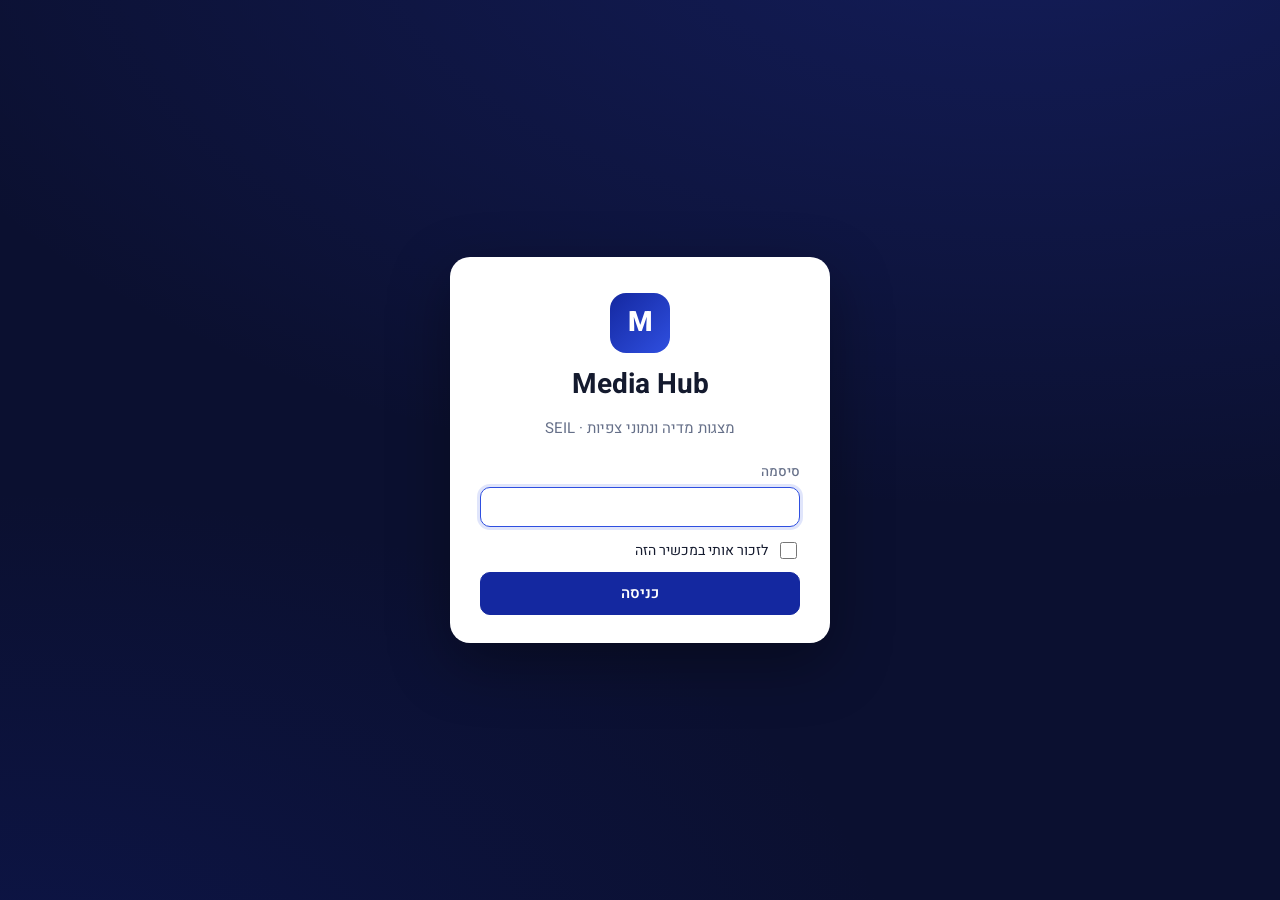
<file: index.html>
<!doctype html>
<html lang="he" dir="rtl">
<head>
<meta charset="utf-8">
<meta name="viewport" content="width=device-width, initial-scale=1">
<meta name="robots" content="noindex, nofollow">
<title>Media Hub · SEIL</title>
<link rel="preconnect" href="https://fonts.googleapis.com">
<link rel="preconnect" href="https://fonts.gstatic.com" crossorigin>
<link href="https://fonts.googleapis.com/css2?family=Heebo:wght@400;500;600;700;800&display=swap" rel="stylesheet">
<link rel="stylesheet" href="css/style.css">
<link rel="icon" href="data:image/svg+xml,%3Csvg xmlns='http://www.w3.org/2000/svg' viewBox='0 0 32 32'%3E%3Crect width='32' height='32' rx='8' fill='%231428A0'/%3E%3Cpath d='M9 22V10h3l4 6 4-6h3v12h-3v-7l-4 6-4-6v7z' fill='white'/%3E%3C/svg%3E">
</head>
<body>

<!-- ============ LOGIN ============ -->
<section id="login" class="login">
  <div class="login-card">
    <div class="brand-mark big">M</div>
    <h1>Media Hub</h1>
    <p class="muted">מצגות מדיה ונתוני צפיות · SEIL</p>
    <form id="loginForm" autocomplete="on">
      <input type="text" name="username" value="media-hub" autocomplete="username" hidden>
      <label class="field">
        <span>סיסמה</span>
        <input id="pw" type="password" autocomplete="current-password" required autofocus>
      </label>
      <label class="check"><input id="remember" type="checkbox"> לזכור אותי במכשיר הזה</label>
      <button class="btn primary wide" id="loginBtn" type="submit">כניסה</button>
      <p id="loginErr" class="err" hidden></p>
    </form>
  </div>
</section>

<!-- ============ APP ============ -->
<div id="app" hidden>
  <header class="topbar">
    <div class="brand"><div class="brand-mark">M</div><div><b>Media Hub</b><small>SEIL</small></div></div>
    <nav class="tabs" role="tablist">
      <button class="tab active" data-tab="deck" role="tab"><svg viewBox="0 0 24 24"><path d="M3 4h18v12H3zM8 20h8M12 16v4" /></svg><span>הפיכת אקסל למצגת</span></button>
      <button class="tab" data-tab="views" role="tab"><svg viewBox="0 0 24 24"><path d="M4 20V10M10 20V4M16 20v-7M22 20H2" /></svg><span>עדכון סיכום תכנים ברשתות</span></button>
      <button class="tab" data-tab="history" role="tab"><svg viewBox="0 0 24 24"><path d="M12 7v5l3 2M3 12a9 9 0 1 0 3-6.7L3 8M3 3v5h5" /></svg><span>היסטוריה</span></button>
      <button class="tab" data-tab="settings" role="tab"><svg viewBox="0 0 24 24"><circle cx="12" cy="12" r="3"/><path d="M19.4 15a1.7 1.7 0 0 0 .3 1.8l.1.1a2 2 0 1 1-2.8 2.8l-.1-.1a1.7 1.7 0 0 0-1.8-.3 1.7 1.7 0 0 0-1 1.5V21a2 2 0 1 1-4 0v-.1a1.7 1.7 0 0 0-1.1-1.5 1.7 1.7 0 0 0-1.8.3l-.1.1a2 2 0 1 1-2.8-2.8l.1-.1a1.7 1.7 0 0 0 .3-1.8 1.7 1.7 0 0 0-1.5-1H3a2 2 0 1 1 0-4h.1a1.7 1.7 0 0 0 1.5-1.1 1.7 1.7 0 0 0-.3-1.8l-.1-.1a2 2 0 1 1 2.8-2.8l.1.1a1.7 1.7 0 0 0 1.8.3H9a1.7 1.7 0 0 0 1-1.5V3a2 2 0 1 1 4 0v.1a1.7 1.7 0 0 0 1 1.5 1.7 1.7 0 0 0 1.8-.3l.1-.1a2 2 0 1 1 2.8 2.8l-.1.1a1.7 1.7 0 0 0-.3 1.8V9a1.7 1.7 0 0 0 1.5 1H21a2 2 0 1 1 0 4h-.1a1.7 1.7 0 0 0-1.5 1z"/></svg><span>הגדרות</span></button>
    </nav>
    <button class="btn ghost sm" id="logout" title="יציאה">יציאה</button>
  </header>

  <main>
    <!-- ======== TAB 1: DECK ======== -->
    <section class="panel active" id="tab-deck">
      <div class="page-head">
        <h2>הפיכת אקסל למצגת</h2>
        <p class="muted">מעלים אקסל או מדביקים לינקים. המערכת שולפת את הנתונים, מצלמת את הכתבות ובונה מצגת בפורמט ה-Media Sample Reviews, ומעדכנת את ה-Golden Sample.</p>
      </div>

      <div class="grid2">
        <div class="card">
          <div class="card-h"><span class="step">1</span><h3>מקור הלינקים</h3></div>
          <label class="drop" id="deckDrop">
            <input type="file" id="deckFile" accept=".xlsx,.xlsm" hidden>
            <svg viewBox="0 0 24 24"><path d="M12 16V4M7 9l5-5 5 5M4 20h16"/></svg>
            <b>גררו לכאן קובץ אקסל עם לינקים</b><small>או לחצו לבחירה</small>
          </label>
          <div id="deckFileInfo" class="fileinfo" hidden>
            <div class="row gap wrap">
              <label class="field inline"><span>גיליון</span><select id="deckSheet"></select></label>
              <label class="field inline"><span>מתאריך</span><input type="date" id="deckFrom"></label>
              <label class="field inline"><span>עד</span><input type="date" id="deckTo"></label>
            </div>
            <p class="muted small" id="deckFileCount"></p>
          </div>
          <div class="or"><span>או</span></div>
          <label class="field"><span>הדבקת לינקים (לינק בכל שורה, לפי הסדר הרצוי במצגת)</span>
            <textarea id="deckLinks" rows="6" placeholder="https://www.ynet.co.il/...&#10;https://www.instagram.com/reel/...&#10;https://www.tiktok.com/@.../video/..."></textarea>
          </label>
        </div>

        <div class="card">
          <div class="card-h"><span class="step">2</span><h3>פרטי המצגת</h3></div>
          <div class="form-grid">
            <label class="field"><span>כותרת הדוח</span><input id="optTitle" dir="auto" value="2026 Media Sample Reviews Report"></label>
            <label class="field"><span>מוצר / קמפיין (שקף פתיחה שני)</span><input id="optProduct" dir="auto" placeholder="Fold 8"></label>
            <label class="field"><span>חברה בת</span><input id="optSubs" dir="auto" value="SEIL"></label>
            <label class="field"><span>כותרת בכל שקף</span><input id="optHeader" dir="auto" value="[SEIL] TECHIE  Media Review"></label>
          </div>
          <div class="golden-box">
            <div class="row between wrap gap">
              <div><b>קובץ Golden Sample</b><p class="muted small" id="goldenStatus">טוען…</p></div>
              <label class="btn sm"><input type="file" id="goldenFile" accept=".xlsx" hidden>העלאת גרסה חדשה</label>
            </div>
          </div>
          <label class="check"><input type="checkbox" id="optAI" checked> לתרגם לאנגלית את הכותרת והשמות ולחלץ ציטוטים חיוביים <small class="muted" id="aiHint"></small></label>
          <label class="check"><input type="checkbox" id="optPreferLink" checked> כשהאקסל והלינק לא מתאימים, להעדיף את מה שמופיע בלינק</label>
        </div>
      </div>

      <div class="actions-row">
        <button class="btn primary lg" id="fetchBtn"><svg viewBox="0 0 24 24"><path d="M21 12a9 9 0 1 1-3-6.7L21 8M21 3v5h-5"/></svg>שליפת נתונים מהלינקים</button>
        <span class="muted small" id="fetchInfo"></span>
      </div>
      <div class="log" id="deckLog" hidden></div>

      <div id="itemsWrap" hidden>
        <div class="row between wrap gap section-h">
          <h3><span class="step">3</span> בדיקה ועריכה <small class="muted" id="itemsCount"></small></h3>
          <div class="row gap wrap">
            <button class="btn sm" id="refetchMissing">שליפה חוזרת לחסרים</button>
            <button class="btn sm ghost" id="clearItems">ניקוי</button>
          </div>
        </div>
        <div id="items" class="items"></div>
      </div>

      <div class="sticky-actions" id="deckActions" hidden>
        <button class="btn primary" id="dlDeck">⬇ הורדת מצגת</button>
        <button class="btn" id="dlGolden">⬇ עדכון Golden Sample</button>
        <button class="btn ghost" id="saveDeck">שמירה בהיסטוריה</button>
      </div>
    </section>

    <!-- ======== TAB 2: VIEWS ======== -->
    <section class="panel" id="tab-views">
      <div class="page-head">
        <h2>עדכון סיכום תכנים ברשתות</h2>
        <p class="muted">מעלים את אקסל סיכום תכני הטקיז, מסננים לפי תקופה ולוחצים "עדכון צפיות". המערכת מושכת את מספר הצפיות העדכני מאינסטגרם, טיקטוק, פייסבוק ויוטיוב ומחזירה את אותו קובץ עם המספרים המעודכנים.</p>
      </div>
      <div class="card">
        <div class="row between wrap gap">
          <label class="drop compact" id="viewsDrop">
            <input type="file" id="viewsFile" accept=".xlsx,.xlsm" hidden>
            <svg viewBox="0 0 24 24"><path d="M12 16V4M7 9l5-5 5 5M4 20h16"/></svg>
            <b>העלאת קובץ סיכום תכנים</b>
          </label>
          <div class="row gap wrap">
            <button class="btn" id="viewsLoadLast">טעינת הגרסה האחרונה ששמורה</button>
          </div>
        </div>
        <p class="muted small" id="viewsFileInfo"></p>
      </div>

      <div id="viewsBody" hidden>
        <div class="card filters">
          <div class="row gap wrap end">
            <label class="field inline"><span>מתאריך</span><input type="date" id="vFrom"></label>
            <label class="field inline"><span>עד</span><input type="date" id="vTo"></label>
            <label class="field inline"><span>יוצר</span><select id="vCreator"><option value="">כולם</option></select></label>
            <label class="field inline"><span>נושא</span><select id="vTopic"><option value="">הכל</option></select></label>
            <div class="chips" id="vPlatforms"></div>
          </div>
          <div class="row gap wrap quick" id="vQuick"></div>
        </div>

        <div class="kpis" id="vKpis"></div>

        <div class="grid2">
          <div class="card"><h3>צפיות לפי יוצר</h3><div class="chart-box"><canvas id="chCreators"></canvas></div></div>
          <div class="card"><h3>צפיות לפי פלטפורמה</h3><div class="chart-box"><canvas id="chPlatforms"></canvas></div></div>
        </div>

        <div class="card">
          <div class="row between wrap gap">
            <h3>תכנים <small class="muted" id="vCount"></small></h3>
            <div class="row gap wrap">
              <button class="btn primary" id="vUpdate">עדכון צפיות</button>
              <button class="btn" id="vDownload">⬇ הורדת אקסל מעודכן</button>
            </div>
          </div>
          <div class="log" id="viewsLog" hidden></div>
          <div class="table-wrap"><table class="tbl" id="vTable"></table></div>
        </div>
      </div>
    </section>

    <!-- ======== TAB 3: HISTORY ======== -->
    <section class="panel" id="tab-history">
      <div class="page-head"><h2>היסטוריה</h2><p class="muted">כל המצגות ועדכוני הצפיות נשמרים מוצפנים ב-GitHub, ואפשר לחזור אליהם בכל רגע.</p></div>
      <div class="card"><h3>מגמת צפיות כוללת לאורך העדכונים</h3><div class="chart-box"><canvas id="chTrend"></canvas></div></div>
      <div class="grid2">
        <div class="card"><h3>מצגות</h3><div id="histDecks" class="hist"></div></div>
        <div class="card"><h3>עדכוני צפיות</h3><div id="histViews" class="hist"></div></div>
      </div>
    </section>

    <!-- ======== TAB 4: SETTINGS ======== -->
    <section class="panel" id="tab-settings">
      <div class="page-head"><h2>הגדרות</h2><p class="muted">ההגדרות נשמרות מוצפנות בסיסמת האתר.</p></div>
      <div class="grid2">
        <div class="card">
          <h3>חיבורים</h3>
          <label class="field"><span>Apify API token</span><input id="sApify" type="password" autocomplete="off"></label>
          <label class="field"><span>Claude API key (לא חובה, לתרגום כותרות וחילוץ ציטוטים)</span><input id="sClaude" type="password" autocomplete="off" placeholder="sk-ant-..."></label>
          <label class="field"><span>מודל Claude</span><input id="sModel" placeholder="claude-sonnet-4-5"></label>
          <label class="field"><span>GitHub token (גישה לריפו של האתר בלבד)</span><input id="sGithub" type="password" autocomplete="off"></label>
          <div class="row gap"><button class="btn sm" id="testConn">בדיקת חיבורים</button><span class="small" id="testOut"></span></div>
        </div>
        <div class="card">
          <h3>ברירות מחדל ל-Golden Sample</h3>
          <div class="form-grid">
            <label class="field"><span>Subsidiary/Country</span><input id="dSubs"></label>
            <label class="field"><span>Media Archetype</span><input id="dArch"></label>
            <label class="field"><span>Seeding Rationale</span><input id="dRat"></label>
            <label class="field"><span>Previously seeded?</span><input id="dSeed"></label>
          </div>
          <h3 class="mt">מתקדם: Apify actors</h3>
          <div class="form-grid">
            <label class="field"><span>Instagram</span><input id="aInstagram" dir="ltr"></label>
            <label class="field"><span>TikTok</span><input id="aTiktok" dir="ltr"></label>
            <label class="field"><span>Facebook</span><input id="aFacebook" dir="ltr"></label>
            <label class="field"><span>YouTube</span><input id="aYoutube" dir="ltr"></label>
            <label class="field"><span>כתבות + צילומי מסך</span><input id="aWeb" dir="ltr"></label>
            <label class="field"><span>Proxy group (ריק = רגיל, RESIDENTIAL לאתרים חוסמים)</span><input id="sProxy" dir="ltr"></label>
          </div>
          <p class="muted small" id="kbInfo"></p>
        </div>
      </div>
      <div class="actions-row"><button class="btn primary" id="saveSettings">שמירת הגדרות</button><span class="small muted" id="saveOut"></span></div>
    </section>
  </main>
</div>

<div id="toast" class="toast" hidden></div>
<div id="busy" class="busy" hidden><div class="spinner"></div><p id="busyText">רגע…</p></div>

<script src="vendor/exceljs.min.js"></script>
<script src="vendor/pptxgen.bundle.js"></script>
<script src="vendor/chart.umd.js"></script>
<script type="module" src="js/app.js"></script>
</body>
</html>
</file>
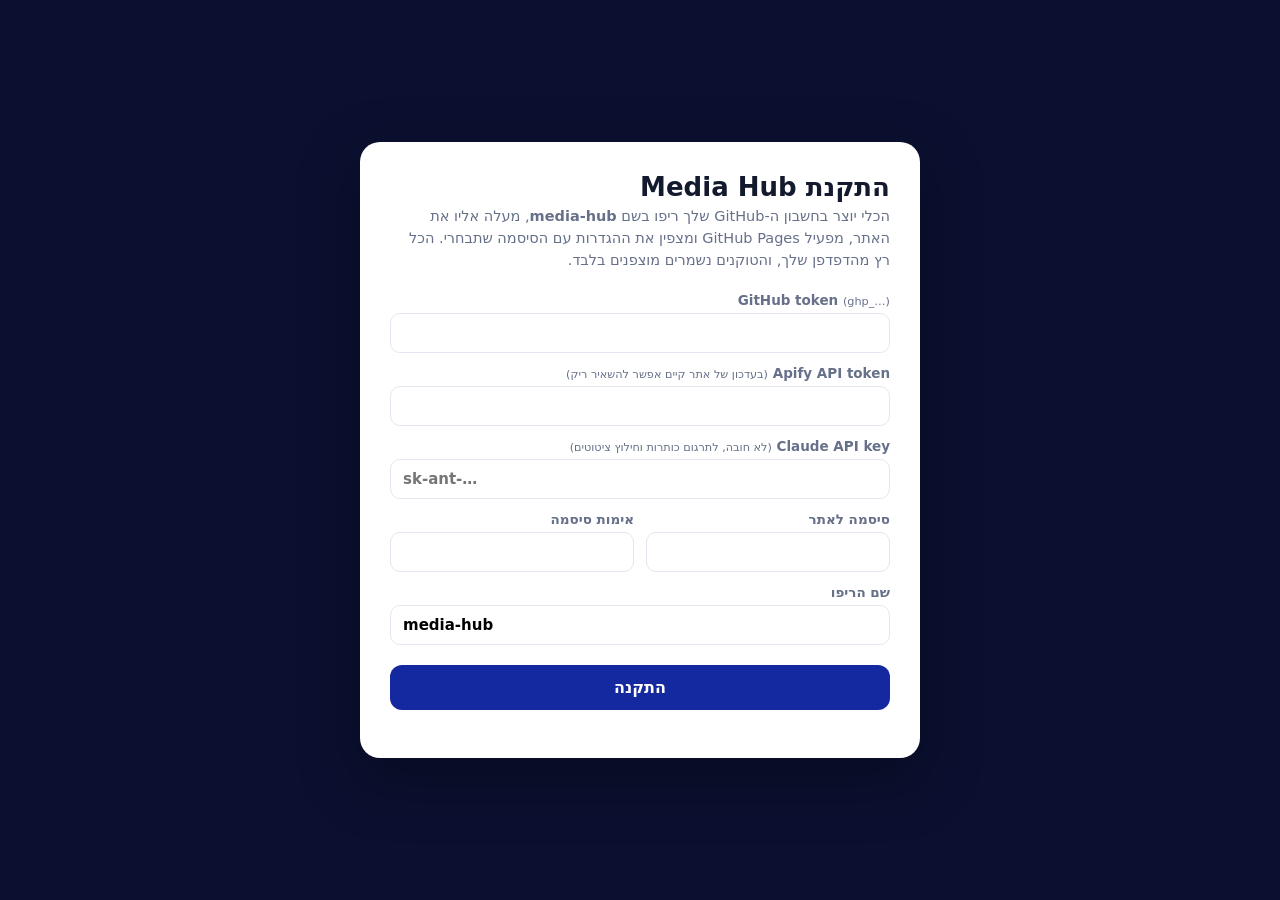
<file: tools/installer-template.html>
<!doctype html>
<html lang="he" dir="rtl">
<head>
<meta charset="utf-8">
<meta name="viewport" content="width=device-width, initial-scale=1">
<title>התקנת Media Hub</title>
<style>
  :root { --brand:#1428a0; --brand2:#2f4fe0; --line:#e3e7f0; --muted:#667089; --ok:#12a150; --bad:#d93a3a; }
  * { box-sizing: border-box; }
  body { margin:0; font-family: system-ui, -apple-system, 'Segoe UI', Arial, sans-serif; background:#0b1030; color:#141a2e; min-height:100vh; display:grid; place-items:center; padding:16px; }
  .card { background:#fff; width:100%; max-width:560px; border-radius:20px; padding:30px; box-shadow:0 20px 60px rgba(0,0,0,.35); }
  h1 { margin:0 0 4px; font-size:26px; }
  p.muted { color:var(--muted); margin:0 0 20px; font-size:14.5px; line-height:1.5; }
  label { display:block; font-size:13.5px; font-weight:600; color:var(--muted); margin-bottom:12px; }
  label small { font-weight:400; }
  input { display:block; width:100%; margin-top:5px; font:inherit; font-size:15px; padding:10px 12px; border:1px solid var(--line); border-radius:10px; direction:ltr; }
  input:focus { outline:none; border-color:var(--brand2); box-shadow:0 0 0 3px rgba(47,79,224,.15); }
  button { width:100%; margin-top:8px; padding:13px; font:inherit; font-size:16px; font-weight:700; color:#fff; background:var(--brand); border:0; border-radius:12px; cursor:pointer; }
  button:disabled { opacity:.5; cursor:wait; }
  ol { margin:18px 0 0; padding:0 18px 0 0; font-size:14px; }
  ol li { margin:5px 0; color:var(--muted); }
  ol li.run { color:#141a2e; font-weight:600; }
  ol li.ok { color:var(--ok); }
  ol li.bad { color:var(--bad); font-weight:600; }
  .done { margin-top:18px; padding:16px; border-radius:12px; background:#eafaf0; border:1px solid #c8efd7; font-size:15px; line-height:1.6; }
  .done a { font-weight:700; color:var(--brand); direction:ltr; display:inline-block; }
  .err { margin-top:14px; color:var(--bad); font-size:14px; white-space:pre-wrap; }
  .row { display:grid; grid-template-columns:1fr 1fr; gap:0 12px; }
  @media (max-width:520px) { .row { grid-template-columns:1fr; } .card { padding:22px; } }
</style>
</head>
<body>
<div class="card">
  <h1>התקנת Media Hub</h1>
  <p class="muted">הכלי יוצר בחשבון ה-GitHub שלך ריפו בשם <b>media-hub</b>, מעלה אליו את האתר, מפעיל GitHub Pages ומצפין את ההגדרות עם הסיסמה שתבחרי. הכל רץ מהדפדפן שלך, והטוקנים נשמרים מוצפנים בלבד.</p>
  <form id="f">
    <label>GitHub token <small>(ghp_…)</small><input id="gh" required autocomplete="off"></label>
    <label>Apify API token <small>(בעדכון של אתר קיים אפשר להשאיר ריק)</small><input id="ap" autocomplete="off"></label>
    <label>Claude API key <small>(לא חובה, לתרגום כותרות וחילוץ ציטוטים)</small><input id="cl" autocomplete="off" placeholder="sk-ant-…"></label>
    <div class="row">
      <label>סיסמה לאתר<input id="pw" type="password" required minlength="8"></label>
      <label>אימות סיסמה<input id="pw2" type="password" required></label>
    </div>
    <label>שם הריפו<input id="repo" value="media-hub" required></label>
    <button id="go" type="submit">התקנה</button>
  </form>
  <ol id="steps"></ol>
  <div id="err" class="err" hidden></div>
  <div id="done" class="done" hidden></div>
</div>

<script type="module">
/*__CRYPTO__*/
const FILES = /*__FILES__*/;
const $ = (s) => document.querySelector(s);
let GH_TOKEN = '';
async function gh(path, opts = {}) {
  const r = await fetch('https://api.github.com' + path, { ...opts, cache: 'no-store', headers: { Authorization: 'Bearer ' + GH_TOKEN, Accept: 'application/vnd.github+json', 'X-GitHub-Api-Version': '2022-11-28', ...(opts.body ? { 'Content-Type': 'application/json' } : {}), ...(opts.headers || {}) } });
  let j = null; try { j = await r.json(); } catch {}
  return { ok: r.ok, status: r.status, j, scopes: r.headers.get('x-oauth-scopes') };
}
const sleep = (ms) => new Promise((r) => setTimeout(r, ms));
function step(text) {
  const li = document.createElement('li'); li.textContent = text; li.className = 'run'; $('#steps').appendChild(li);
  return { ok: (t) => { li.className = 'ok'; li.textContent = '✓ ' + (t || text); }, bad: (t) => { li.className = 'bad'; li.textContent = '✗ ' + (t || text); } };
}

$('#f').addEventListener('submit', async (e) => {
  e.preventDefault();
  $('#err').hidden = true; $('#steps').innerHTML = ''; $('#done').hidden = true;
  if ($('#pw').value !== $('#pw2').value) { $('#err').textContent = 'הסיסמאות לא זהות'; $('#err').hidden = false; return; }
  $('#go').disabled = true;
  let s;
  try {
    GH_TOKEN = $('#gh').value.trim();
    const repo = $('#repo').value.trim();
    s = step('בודק את הטוקן של GitHub…');
    const me = await gh('/user');
    if (!me.ok) throw new Error('הטוקן של GitHub לא תקין (' + me.status + ')');
    if (me.scopes !== null && me.scopes !== undefined && !/\brepo\b/.test(me.scopes)) throw new Error('לטוקן חסרה ההרשאה "repo". צריך לסמן אותה בהגדרות הטוקן ב-GitHub ולנסות שוב.');
    const owner = me.j.login;
    s.ok('מחובר כ-' + owner);

    if ($('#ap').value.trim()) {
      s = step('בודק את הטוקן של Apify…');
      const ap = await fetch('https://api.apify.com/v2/users/me', { headers: { Authorization: 'Bearer ' + $('#ap').value.trim() } });
      if (!ap.ok) throw new Error('הטוקן של Apify לא תקין');
      s.ok('Apify מחובר');
    }

    s = step('יוצר ריפו ' + repo + '…');
    let r = await gh(`/repos/${owner}/${repo}`);
    if (r.status === 404) {
      const c = await gh('/user/repos', { method: 'POST', body: JSON.stringify({ name: repo, description: 'SEIL Media Hub', private: false, auto_init: true, has_issues: false, has_wiki: false, has_projects: false }) });
      if (!c.ok) throw new Error('יצירת הריפו נכשלה: ' + (c.j?.message || c.status));
      s.ok('הריפו נוצר');
    } else if (r.ok) s.ok('הריפו כבר קיים, מעדכן אותו');
    else throw new Error('שגיאה בגישה לריפו: ' + r.status);

    s = step('ממתין שהריפו יהיה מוכן…');
    let head = null;
    for (let i = 0; i < 20 && !head; i++) {
      const ref = await gh(`/repos/${owner}/${repo}/git/ref/heads/main`);
      if (ref.ok) head = ref.j.object.sha; else await sleep(1500);
    }
    if (!head) throw new Error('הענף main לא נמצא');
    s.ok('מוכן');

    s = step('מצפין את ההגדרות…');
    let cfg = { owner, repo, githubToken: GH_TOKEN, claudeModel: 'claude-sonnet-4-5', dataBranch: 'data' };
    let salt, it;
    const ex = await fetch(`https://api.github.com/repos/${owner}/${repo}/contents/config.enc?ref=main&t=${Date.now()}`, { cache: 'no-store', headers: { Authorization: 'Bearer ' + GH_TOKEN, Accept: 'application/vnd.github.raw' } });
    if (ex.ok) {
      const oldText = await ex.text();
      let old;
      try { old = await openConfig(oldText, { password: $('#pw').value }); } catch { throw new Error('האתר כבר מותקן עם סיסמה אחרת. כדי לעדכן אותו בלי לאבד את ההיסטוריה צריך להזין את הסיסמה הקיימת.'); }
      cfg = { ...old.cfg, ...cfg, claudeModel: old.cfg.claudeModel || cfg.claudeModel };
      salt = old.salt; it = old.it;
    }
    if ($('#ap').value.trim()) cfg.apifyToken = $('#ap').value.trim();
    if ($('#cl').value.trim()) cfg.anthropicKey = $('#cl').value.trim();
    if (!cfg.apifyToken) throw new Error('חסר טוקן של Apify');
    const { text } = await sealConfig($('#pw').value, cfg, salt, it);
    s.ok(ex.ok ? 'ההגדרות הקיימות נשמרו (ההיסטוריה נשמרת)' : 'ההגדרות הוצפנו');

    s = step('מעלה את קבצי האתר…');
    const all = { ...FILES, 'config.enc': btoa(text) };
    const tree = [];
    let n = 0;
    for (const [path, content] of Object.entries(all)) {
      const b = await gh(`/repos/${owner}/${repo}/git/blobs`, { method: 'POST', body: JSON.stringify({ content, encoding: 'base64' }) });
      if (!b.ok) throw new Error('העלאת ' + path + ' נכשלה: ' + (b.j?.message || b.status));
      tree.push({ path, mode: '100644', type: 'blob', sha: b.j.sha });
      s.ok(`מעלה קבצים… ${++n}/${Object.keys(all).length}`);
    }
    const baseCommit = await gh(`/repos/${owner}/${repo}/git/commits/${head}`);
    const t = await gh(`/repos/${owner}/${repo}/git/trees`, { method: 'POST', body: JSON.stringify({ base_tree: baseCommit.j.tree.sha, tree }) });
    if (!t.ok) throw new Error('יצירת tree נכשלה');
    const c = await gh(`/repos/${owner}/${repo}/git/commits`, { method: 'POST', body: JSON.stringify({ message: 'Install / update Media Hub', tree: t.j.sha, parents: [head] }) });
    const u = await gh(`/repos/${owner}/${repo}/git/refs/heads/main`, { method: 'PATCH', body: JSON.stringify({ sha: c.j.sha }) });
    if (!u.ok) throw new Error('עדכון הענף נכשל');
    s.ok('האתר הועלה (' + Object.keys(all).length + ' קבצים)');

    s = step('יוצר ענף נתונים מוצפן…');
    const dr = await gh(`/repos/${owner}/${repo}/git/ref/heads/data`);
    if (!dr.ok) await gh(`/repos/${owner}/${repo}/git/refs`, { method: 'POST', body: JSON.stringify({ ref: 'refs/heads/data', sha: c.j.sha }) });
    s.ok('ענף data מוכן');

    s = step('מפעיל GitHub Pages…');
    let p = await gh(`/repos/${owner}/${repo}/pages`);
    if (!p.ok) {
      p = await gh(`/repos/${owner}/${repo}/pages`, { method: 'POST', body: JSON.stringify({ build_type: 'legacy', source: { branch: 'main', path: '/' } }) });
      if (!p.ok && p.status !== 409) throw new Error('הפעלת Pages נכשלה: ' + (p.j?.message || p.status) + '\nאפשר להפעיל ידנית: Settings → Pages → Branch: main → Save');
    } else await gh(`/repos/${owner}/${repo}/pages/builds`, { method: 'POST' });
    s.ok('GitHub Pages פעיל');

    const url = `https://${owner.toLowerCase()}.github.io/${repo}/`;
    $('#done').innerHTML = `ההתקנה הסתיימה! 🎉<br>האתר יעלה תוך דקה-שתיים בכתובת:<br><a href="${url}" target="_blank">${url}</a><br><small>אם מופיעה שגיאה 404, מחכים עוד דקה ומרעננים.</small>`;
    $('#done').hidden = false;
    $('#f').hidden = true;
  } catch (err) {
    s?.bad();
    $('#err').textContent = err.message; $('#err').hidden = false;
  } finally { $('#go').disabled = false; }
});
</script>
</body>
</html>
</file>
<file: css/style.css>
:root {
  --bg: #f4f6fb; --surface: #fff; --surface-2: #f8f9fc; --line: #e3e7f0; --text: #141a2e; --muted: #667089;
  --brand: #1428a0; --brand-2: #2f4fe0; --brand-soft: #e9edff; --ok: #12a150; --warn: #d98a00; --bad: #d93a3a;
  --radius: 14px; --shadow: 0 1px 2px rgba(16, 24, 64, .05), 0 6px 24px rgba(16, 24, 64, .06);
}
* { box-sizing: border-box; }
html, body { margin: 0; }
body { font-family: 'Heebo', system-ui, -apple-system, 'Segoe UI', Arial, sans-serif; background: var(--bg); color: var(--text); font-size: 15px; line-height: 1.5; -webkit-font-smoothing: antialiased; }
[hidden] { display: none !important; }
h1, h2, h3 { margin: 0; line-height: 1.25; }
h2 { font-size: 26px; font-weight: 800; letter-spacing: -.01em; }
h3 { font-size: 17px; font-weight: 700; }
.muted { color: var(--muted); }
.small { font-size: 13px; }
.err { color: var(--bad); font-size: 14px; margin: 10px 0 0; }
.mt { margin-top: 18px; }
svg { width: 20px; height: 20px; fill: none; stroke: currentColor; stroke-width: 2; stroke-linecap: round; stroke-linejoin: round; flex: none; }
a { color: var(--brand-2); }

/* ---------- buttons & fields ---------- */
.btn { display: inline-flex; align-items: center; justify-content: center; gap: 8px; border: 1px solid var(--line); background: var(--surface); color: var(--text); padding: 9px 16px; border-radius: 10px; font: inherit; font-weight: 600; cursor: pointer; transition: .15s; white-space: nowrap; }
.btn:hover { border-color: #c9d0e2; background: var(--surface-2); }
.btn.primary { background: var(--brand); border-color: var(--brand); color: #fff; }
.btn.primary:hover { background: var(--brand-2); border-color: var(--brand-2); }
.btn.ghost { background: transparent; }
.btn.sm { padding: 6px 12px; font-size: 13.5px; border-radius: 8px; }
.btn.lg { padding: 13px 24px; font-size: 16px; border-radius: 12px; }
.btn.wide { width: 100%; }
.btn:disabled { opacity: .5; cursor: not-allowed; }
.btn.icon { padding: 6px; width: 32px; height: 32px; }
.field { display: flex; flex-direction: column; gap: 5px; margin-bottom: 12px; font-size: 13.5px; font-weight: 500; color: var(--muted); }
.field.inline { margin: 0; min-width: 140px; }
input, select, textarea { font: inherit; color: var(--text); background: var(--surface); border: 1px solid var(--line); border-radius: 10px; padding: 9px 12px; width: 100%; transition: border-color .15s, box-shadow .15s; }
textarea { resize: vertical; direction: ltr; text-align: left; }
input:focus, select:focus, textarea:focus { outline: none; border-color: var(--brand-2); box-shadow: 0 0 0 3px rgba(47, 79, 224, .15); }
.check { display: flex; align-items: center; gap: 8px; font-size: 14px; margin: 10px 0; cursor: pointer; flex-wrap: wrap; }
.check input { width: 17px; height: 17px; accent-color: var(--brand); }
.row { display: flex; align-items: center; }
.row.gap { gap: 10px; }
.row.wrap { flex-wrap: wrap; }
.row.between { justify-content: space-between; }
.row.end { align-items: flex-end; }

/* ---------- login ---------- */
.login { min-height: 100vh; display: grid; place-items: center; padding: 16px; background: radial-gradient(1200px 600px at 80% -10%, #3550ff33, transparent), radial-gradient(900px 500px at 0% 110%, #1428a033, transparent), #0b1030; }
.login-card { width: 100%; max-width: 380px; background: var(--surface); border-radius: 20px; padding: 36px 30px 28px; box-shadow: 0 20px 60px rgba(0, 0, 0, .35); text-align: center; }
.login-card h1 { font-size: 28px; margin-top: 14px; }
.login-card form { margin-top: 22px; text-align: right; }
.brand-mark { width: 34px; height: 34px; border-radius: 10px; background: linear-gradient(135deg, var(--brand), var(--brand-2)); color: #fff; display: grid; place-items: center; font-weight: 800; }
.brand-mark.big { width: 60px; height: 60px; border-radius: 16px; font-size: 28px; margin: 0 auto; }

/* ---------- top bar ---------- */
.topbar { position: sticky; top: 0; z-index: 20; display: flex; align-items: center; gap: 18px; padding: 10px 24px; background: rgba(255, 255, 255, .92); backdrop-filter: blur(10px); border-bottom: 1px solid var(--line); }
.brand { display: flex; align-items: center; gap: 10px; }
.brand b { display: block; font-size: 16px; line-height: 1.1; }
.brand small { color: var(--muted); font-size: 12px; }
.tabs { display: flex; gap: 4px; flex: 1; overflow-x: auto; scrollbar-width: none; }
.tabs::-webkit-scrollbar { display: none; }
.tab { display: flex; align-items: center; gap: 8px; border: 0; background: transparent; font: inherit; font-weight: 600; color: var(--muted); padding: 9px 14px; border-radius: 10px; cursor: pointer; white-space: nowrap; }
.tab:hover { background: var(--surface-2); color: var(--text); }
.tab.active { background: var(--brand-soft); color: var(--brand); }

main { max-width: 1240px; margin: 0 auto; padding: 26px 24px 120px; }
.panel { display: none; }
.panel.active { display: block; animation: fade .25s ease; }
@keyframes fade { from { opacity: 0; transform: translateY(4px); } to { opacity: 1; transform: none; } }
.page-head { margin-bottom: 20px; }
.page-head p { margin: 6px 0 0; max-width: 820px; }

.card { background: var(--surface); border: 1px solid var(--line); border-radius: var(--radius); padding: 20px; box-shadow: var(--shadow); margin-bottom: 18px; min-width: 0; }
.card h3 { margin-bottom: 14px; }
.card-h { display: flex; align-items: center; gap: 10px; margin-bottom: 14px; }
.card-h h3 { margin: 0; }
.step { display: inline-grid; place-items: center; width: 26px; height: 26px; border-radius: 50%; background: var(--brand); color: #fff; font-size: 13px; font-weight: 700; flex: none; }
.grid2 { display: grid; grid-template-columns: 1fr 1fr; gap: 18px; }
.grid2 > .card { margin-bottom: 0; }
.grid2 + * { margin-top: 18px; }
.form-grid { display: grid; grid-template-columns: 1fr 1fr; gap: 0 12px; }

.drop { display: flex; flex-direction: column; align-items: center; justify-content: center; gap: 4px; padding: 26px 16px; border: 2px dashed #c9d2ea; border-radius: 12px; background: var(--surface-2); cursor: pointer; text-align: center; transition: .15s; color: var(--muted); }
.drop b { color: var(--text); }
.drop svg { width: 28px; height: 28px; color: var(--brand-2); }
.drop:hover, .drop.over { border-color: var(--brand-2); background: var(--brand-soft); }
.drop.compact { flex-direction: row; padding: 14px 20px; gap: 10px; flex: 1; min-width: 240px; }
.drop.compact svg { width: 22px; height: 22px; }
.fileinfo { margin-top: 12px; padding: 12px; background: var(--surface-2); border-radius: 10px; }
.fileinfo p { margin: 8px 0 0; }
.or { display: flex; align-items: center; gap: 12px; color: var(--muted); font-size: 13px; margin: 14px 0; }
.or::before, .or::after { content: ''; flex: 1; height: 1px; background: var(--line); }
.golden-box { border: 1px solid var(--line); background: var(--surface-2); border-radius: 12px; padding: 12px 14px; margin: 4px 0 6px; }
.golden-box p { margin: 2px 0 0; }

.actions-row { display: flex; align-items: center; gap: 14px; flex-wrap: wrap; margin: 22px 0 14px; }
.log { background: #0f1430; color: #c9d3ff; font-family: ui-monospace, Menlo, Consolas, monospace; font-size: 12.5px; border-radius: 12px; padding: 12px 14px; max-height: 190px; overflow: auto; direction: rtl; margin-bottom: 18px; }
.log div { padding: 1px 0; }
.section-h { margin: 8px 0 14px; }
.section-h h3 { display: flex; align-items: center; gap: 10px; }

/* ---------- item cards ---------- */
.items { display: flex; flex-direction: column; gap: 14px; }
.item { display: grid; grid-template-columns: 200px 1fr; gap: 18px; background: var(--surface); border: 1px solid var(--line); border-radius: var(--radius); padding: 16px; box-shadow: var(--shadow); position: relative; }
.item.skip { opacity: .5; }
.item .thumb { position: relative; border-radius: 10px; overflow: hidden; background: var(--surface-2); border: 1px solid var(--line); aspect-ratio: 3 / 4; display: grid; place-items: center; cursor: pointer; }
.item .thumb img { width: 100%; height: 100%; object-fit: contain; background: #fff; }
.item .thumb .ph { color: var(--muted); font-size: 13px; text-align: center; padding: 10px; }
.item .thumb .ov { position: absolute; inset: auto 0 0 0; background: linear-gradient(transparent, rgba(0, 0, 0, .65)); color: #fff; font-size: 12px; padding: 18px 8px 8px; text-align: center; opacity: 0; transition: .15s; }
.item .thumb:hover .ov { opacity: 1; }
.item-top { display: flex; align-items: center; gap: 8px; margin-bottom: 10px; flex-wrap: wrap; }
.item-top .num { font-weight: 800; color: var(--muted); }
.item-top .url { flex: 1; min-width: 0; font-size: 13px; direction: ltr; text-align: left; overflow: hidden; text-overflow: ellipsis; white-space: nowrap; }
.item-grid { display: grid; grid-template-columns: repeat(4, 1fr); gap: 0 10px; }
.item-grid .wide2 { grid-column: span 2; }
.item-grid .full { grid-column: 1 / -1; }
.item textarea { direction: ltr; text-align: left; min-height: 90px; }
.item .field { margin-bottom: 8px; }
.item .field input { padding: 7px 10px; }
.badge { display: inline-flex; align-items: center; gap: 5px; font-size: 12px; font-weight: 600; padding: 3px 9px; border-radius: 999px; background: var(--surface-2); border: 1px solid var(--line); color: var(--muted); }
.badge.instagram { background: #fdeef6; color: #c1307a; border-color: #f7cfe4; }
.badge.tiktok { background: #eefcfb; color: #0e8f88; border-color: #c9f0ee; }
.badge.facebook { background: #eef3ff; color: #1b5bd6; border-color: #d3e0ff; }
.badge.youtube { background: #fff0f0; color: #cc1f1f; border-color: #ffd4d4; }
.badge.web { background: #f2f4f8; color: #3b4664; }
.badge.ok { background: #eafaf0; color: var(--ok); border-color: #c8efd7; }
.badge.warn { background: #fff6e5; color: var(--warn); border-color: #ffe3ad; }
.badge.bad { background: #fdeeee; color: var(--bad); border-color: #f6cccc; }
.item-tools { display: flex; gap: 4px; }

.sticky-actions { position: fixed; bottom: 18px; left: 50%; transform: translateX(-50%); z-index: 30; display: flex; gap: 10px; padding: 10px; background: rgba(255, 255, 255, .95); backdrop-filter: blur(10px); border: 1px solid var(--line); border-radius: 16px; box-shadow: 0 10px 40px rgba(16, 24, 64, .18); }

/* ---------- views ---------- */
.filters { padding: 16px 20px; }
.chips { display: flex; gap: 6px; flex-wrap: wrap; }
.chip { border: 1px solid var(--line); background: var(--surface); border-radius: 999px; padding: 7px 13px; font: inherit; font-size: 13.5px; font-weight: 600; cursor: pointer; color: var(--muted); }
.chip.on { background: var(--brand); color: #fff; border-color: var(--brand); }
.quick { margin-top: 12px; }
.quick .chip { padding: 4px 11px; font-size: 12.5px; }
.kpis { display: grid; grid-template-columns: repeat(auto-fit, minmax(170px, 1fr)); gap: 14px; margin-bottom: 18px; }
.kpi { background: var(--surface); border: 1px solid var(--line); border-radius: var(--radius); padding: 16px 18px; box-shadow: var(--shadow); }
.kpi small { color: var(--muted); font-weight: 600; font-size: 13px; }
.kpi b { display: block; font-size: 26px; font-weight: 800; margin-top: 2px; letter-spacing: -.01em; }
.kpi .delta { font-size: 13px; font-weight: 600; color: var(--ok); }
.chart-box { position: relative; height: 300px; }
.table-wrap { overflow-x: auto; margin-top: 12px; border: 1px solid var(--line); border-radius: 12px; }
.tbl { width: 100%; border-collapse: collapse; font-size: 14px; }
.tbl th { position: sticky; top: 0; background: var(--surface-2); text-align: right; font-weight: 700; font-size: 12.5px; color: var(--muted); padding: 10px 12px; border-bottom: 1px solid var(--line); white-space: nowrap; cursor: pointer; user-select: none; }
.tbl td { padding: 9px 12px; border-bottom: 1px solid var(--line); vertical-align: middle; }
.tbl tr:last-child td { border-bottom: 0; }
.tbl tr:hover td { background: #fafbff; }
.tbl td.num { font-variant-numeric: tabular-nums; white-space: nowrap; font-weight: 600; }
.tbl .up { color: var(--ok); font-size: 12px; margin-inline-start: 6px; }
.tbl .down { color: var(--bad); font-size: 12px; margin-inline-start: 6px; }
.tbl a.lnk { display: inline-block; max-width: 260px; overflow: hidden; text-overflow: ellipsis; white-space: nowrap; direction: ltr; vertical-align: middle; font-size: 13px; }
.tbl input.vin { width: 110px; padding: 4px 8px; font-size: 13px; }

/* ---------- history ---------- */
.hist { display: flex; flex-direction: column; gap: 8px; }
.hist .h { display: flex; align-items: center; gap: 12px; padding: 12px 14px; border: 1px solid var(--line); border-radius: 12px; background: var(--surface-2); flex-wrap: wrap; }
.hist .h div { flex: 1; min-width: 160px; }
.hist .h b { display: block; }
.hist .h small { color: var(--muted); }
.empty { color: var(--muted); text-align: center; padding: 24px; font-size: 14px; }

/* ---------- toast / busy ---------- */
.toast { position: fixed; top: 76px; left: 50%; transform: translateX(-50%); z-index: 60; background: #141a2e; color: #fff; padding: 11px 18px; border-radius: 12px; font-weight: 500; box-shadow: 0 10px 30px rgba(0, 0, 0, .25); max-width: calc(100% - 32px); }
.toast.bad { background: var(--bad); }
.busy { position: fixed; inset: 0; z-index: 50; background: rgba(244, 246, 251, .75); backdrop-filter: blur(2px); display: grid; place-content: center; text-align: center; gap: 12px; }
.spinner { width: 42px; height: 42px; border-radius: 50%; border: 4px solid var(--brand-soft); border-top-color: var(--brand); animation: spin 1s linear infinite; margin: 0 auto; }
@keyframes spin { to { transform: rotate(360deg); } }

/* ---------- responsive ---------- */
@media (max-width: 960px) {
  .grid2 { grid-template-columns: 1fr; }
  .grid2 > .card { margin-bottom: 0; }
  .item-grid { grid-template-columns: 1fr 1fr; }
}
@media (max-width: 720px) {
  body { font-size: 14.5px; }
  .topbar { flex-wrap: wrap; padding: 10px 16px 0; gap: 10px; }
  .topbar .brand { flex: 1; }
  .tabs { order: 3; flex-basis: 100%; padding-bottom: 8px; }
  .tab span { font-size: 13.5px; }
  .tab svg { display: none; }
  main { padding: 18px 16px 120px; }
  h2 { font-size: 22px; }
  .card { padding: 16px; }
  .form-grid { grid-template-columns: 1fr; }
  .item { grid-template-columns: 1fr; }
  .item .thumb { aspect-ratio: 16 / 10; max-height: 240px; }
  .item-grid { grid-template-columns: 1fr; }
  .item-grid .wide2 { grid-column: auto; }
  .field.inline { min-width: 0; flex: 1 1 140px; }
  .sticky-actions { left: 12px; right: 12px; transform: none; bottom: 12px; flex-wrap: wrap; }
  .sticky-actions .btn { flex: 1 1 auto; padding: 9px 10px; }
  .chart-box { height: 260px; }
  .btn.lg { width: 100%; }
}
</file>
